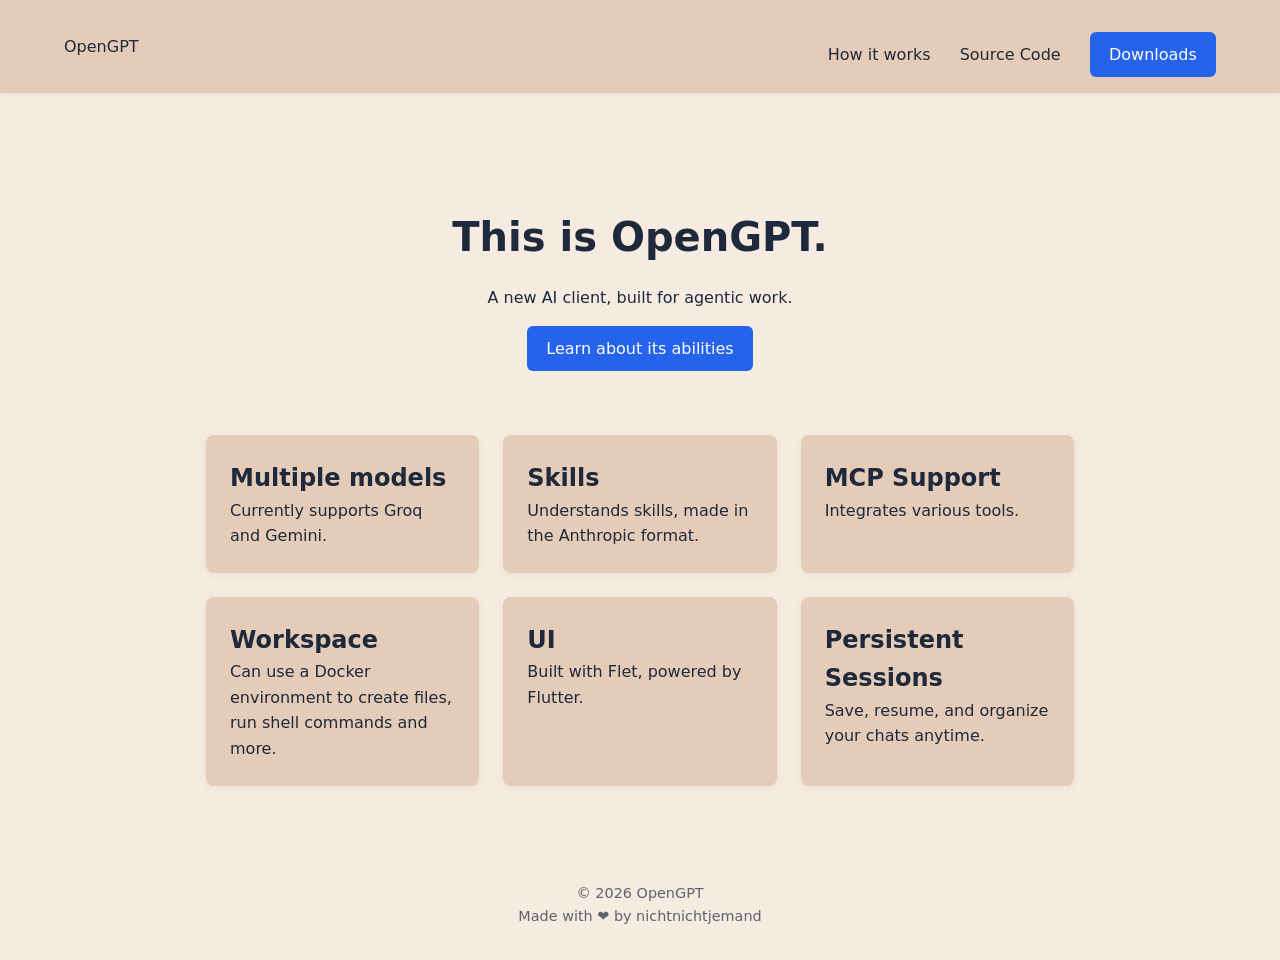
<file: docs/index.html>
<!DOCTYPE html>
<html lang="de">

<head>
    <meta charset="UTF-8">
    <meta name="viewport" content="width=device-width, initial-scale=1.0">
    <meta name="description" content="A custom AI client!">
    <title>OpenGPT - A new AI client</title>
    <link rel="icon" href="icon.png" type="image/x-icon">
    <link rel="stylesheet" href="style.css">
</head>

<body>

    <body>
        <header class="navbar">
            <div class="logo">OpenGPT</div>
            <nav>
                <a href="#features">How it works</a>
                <a href="https://github.com/nichtnichtjemand/opengpt">Source Code</a>

                <a href="releases.html" class="btn">Downloads</a>
            </nav>
        </header>

        <main>
            <section class="hero">
                <h1>This is OpenGPT.</h1>
                <p>A new AI client, built for agentic work.</p>
                <a href="#features" class="btn">Learn about its abilities</a>
            </section>

            <section id="features" class="grid">
                <div class="card">
                    <h2>Multiple models</h2>
                    <p>Currently supports Groq and Gemini.</p>
                </div>
                <div class="card">
                    <h2>Skills</h2>
                    <p>Understands skills, made in the Anthropic format.</p>
                </div>
                <div class="card">
                    <h2>MCP Support</h2>
                    <p>Integrates various tools.</p>
                </div>
                <div class="card">
                    <h2>Workspace</h2>
                    <p>Can use a Docker environment to create files, run shell commands and more.</p>
                </div>
                <div class="card">
                    <h2>UI</h2>
                    <p>Built with Flet, powered by Flutter.</p>
                </div>
                <div class="card">
                    <h2>Persistent Sessions</h2>
                    <p>Save, resume, and organize your chats anytime.</p>
                </div>
            </section>
        </main>

        <footer id="footer">
            <p>&copy; 2026 OpenGPT</p>
            <p>Made with ❤️ by nichtnichtjemand</p>
        </footer>
    </body>

</body>

</html>
</file>
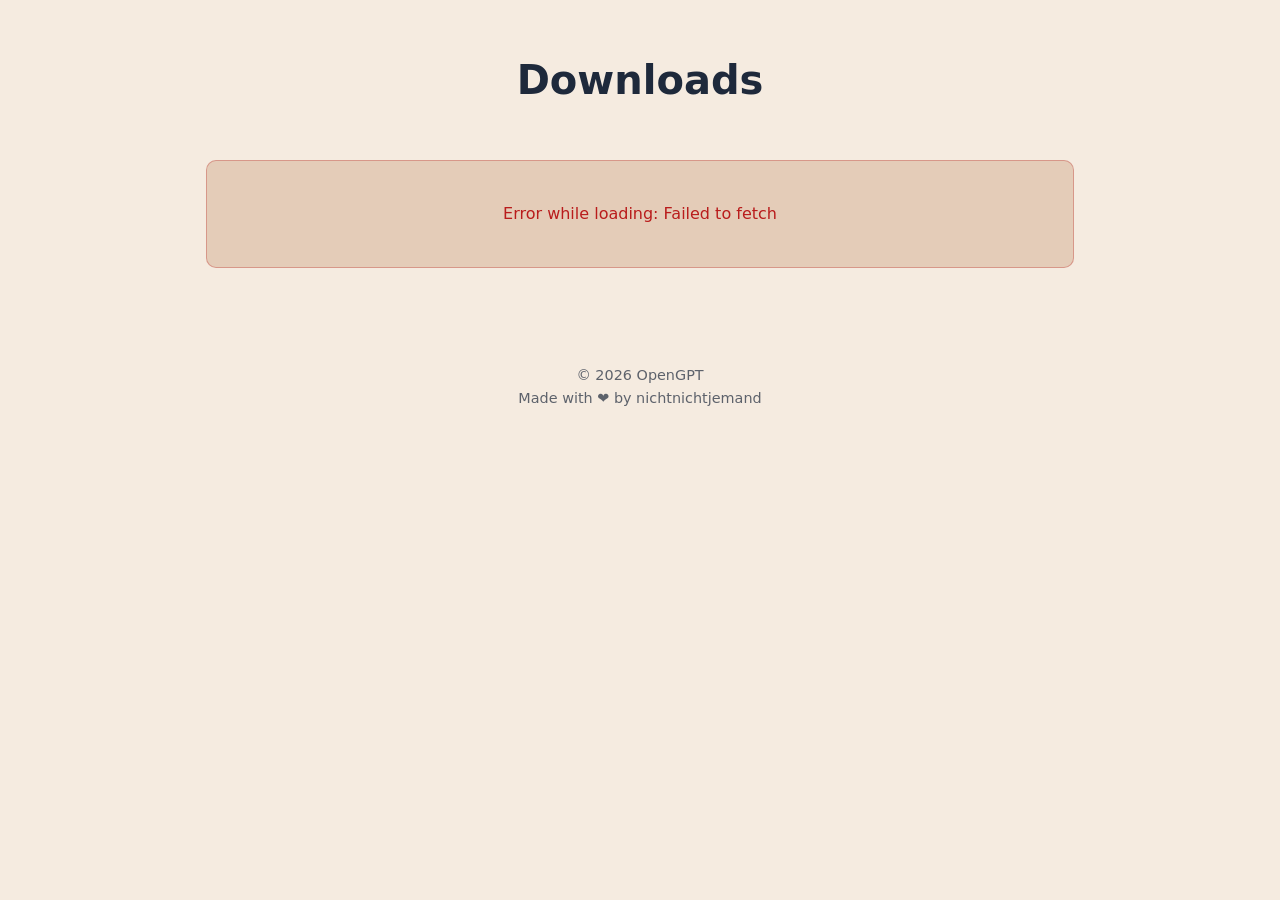
<file: docs/releases.html>
<!DOCTYPE html>
<html lang="de">

<head>
    <meta charset="UTF-8">
    <meta name="viewport" content="width=device-width, initial-scale=1.0">
    <meta name="description" content="A custom AI client!">
    <title>OpenGPT - Releases</title>
    <link rel="icon" href="icon.png" type="image/x-icon">
    <link rel="stylesheet" href="style.css">
</head>

<body>
    <div class="container">
        <header>
            <h1>Downloads</h1>
        </header>

        <div id="releases-container">
            <div class="loading">Loading Releases from GitHub...</div>
        </div>
    </div>

    <footer id="footer">
        <p>&copy; 2026 OpenGPT</p>
        <p>Made with ❤️ by nichtnichtjemand</p>
    </footer>

    <script>
        const container = document.getElementById('releases-container');
        const downloadIcon = `
            <svg xmlns="http://www.w3.org/2000/svg" viewBox="0 0 640 640">
                <!--!Font Awesome Free v7.3.1 by @fontawesome - https://fontawesome.com License - https://fontawesome.com/license/free Copyright 2026 Fonticons, Inc.-->
                <path d="M320 64C178.6 64 64 178.6 64 320C64 461.4 178.6 576 320 576C461.4 576 576 461.4 576 320C576 178.6 461.4 64 320 64zM308.7 451.3L204.7 347.3C200.1 342.7 198.8 335.8 201.2 329.9C203.6 324 209.5 320 216 320L272 320L272 224C272 206.3 286.3 192 304 192L336 192C353.7 192 368 206.3 368 224L368 320L424 320C430.5 320 436.3 323.9 438.8 329.9C441.3 335.9 439.9 342.8 435.3 347.3L331.3 451.3C325.1 457.5 314.9 457.5 308.7 451.3z" />
            </svg>`;

        function formatBytes(bytes) {
            if (bytes === 0) return '0 Bytes';
            const k = 1024;
            const sizes = ['Bytes', 'KB', 'MB', 'GB'];
            const i = Math.floor(Math.log(bytes) / Math.log(k));
            return parseFloat((bytes / Math.pow(k, i)).toFixed(1)) + ' ' + sizes[i];
        }

        async function fetchReleases() {
            try {
                const response = await fetch('https://api.github.com/repos/nichtnichtjemand/opengpt/releases');
                if (!response.ok) throw new Error('An error occurred.');

                const releases = await response.json();
                container.innerHTML = '';

                if (releases.length === 0) {
                    container.innerHTML = '<div class="loading">No releases found!</div>';
                    return;
                }

                releases.forEach((release, index) => {
                    const date = new Date(release.published_at).toLocaleDateString('de-DE', {
                        year: 'numeric', month: 'long', day: 'numeric'
                    });

                    let assetsHTML = '';

                    release.assets.forEach(asset => {
                        assetsHTML += `
                            <a href="${asset.browser_download_url}" class="asset-btn" download>
                                <div class="asset-info">
                                    <span class="asset-name" title="${asset.name}">${asset.name}</span>
                                    <span class="asset-meta">${formatBytes(asset.size)} • ${asset.download_count} Downloads</span>
                                </div>
                                ${downloadIcon}
                            </a>`;
                    });

                    assetsHTML += `
                        <a href="${release.zipball_url}" class="asset-btn">
                            <div class="asset-info">
                                <span class="asset-name">Source Code (ZIP)</span>
                                <span class="asset-meta">Source Code</span>
                            </div>
                            ${downloadIcon}
                        </a>`;

                    const card = document.createElement('div');
                    card.className = 'release-card';
                    card.innerHTML = `
                        <div class="release-header">
                            <div class="release-title">
                                <h2>${release.name || release.tag_name}</h2>
                                <span class="tag">${release.tag_name}</span>
                                ${index === 0 ? '<span class="badge-latest">Latest</span>' : ''}
                            </div>
                            <span class="release-date">Released at ${date}</span>
                        </div>
                        <div class="assets-grid">
                            ${assetsHTML}
                        </div>`;

                    container.appendChild(card);
                });

            } catch (error) {
                container.innerHTML = `<div class="error">Error while loading: ${error.message}</div>`;
            }
        }

        fetchReleases();
    </script>
</body>

</html>
</file>
<file: docs/style.css>
:root {
    --bg-color: #f5ebe0;
    --surface-color: #e4ccb8;
    --text-color: #1e293b;
    --accent-color: #2563eb;
}

* {
    box-sizing: border-box;
    margin: 0;
    padding: 0;
}

body {
    font-family: system-ui, -apple-system, sans-serif;
    background-color: var(--bg-color);
    color: var(--text-color);
    line-height: 1.6;
}

.navbar {
    display: flex;
    justify-content: space-between;
    align-items: center;
    padding: 1rem 5%;
    background-color: var(--surface-color);
    box-shadow: 0 2px 4px rgba(0, 0, 0, 0.05);
}

.navbar a {
    text-decoration: none;
    color: var(--text-color);
    margin-left: 1.5rem;
}

.hero {
    text-align: center;
    padding: 4rem 1rem;
}

.hero h1 {
    font-size: 2.5rem;
    margin-bottom: 1rem;
}

.btn {
    display: inline-block;
    background-color: var(--accent-color);
    color: #ffffff !important;
    padding: 0.6rem 1.2rem;
    border-radius: 6px;
    text-decoration: none;
    margin-top: 1rem;
    transition: background 0.2s;
}


.grid {
    display: grid;
    grid-template-columns: repeat(auto-fit, minmax(250px, 1fr));
    gap: 1.5rem;
    max-width: 900px;
    margin: 0 auto 4rem;
    padding: 0 1rem;
}

.card {
    background-color: var(--surface-color);
    padding: 1.5rem;
    border-radius: 8px;
    box-shadow: 0 2px 8px rgba(0, 0, 0, 0.05);
}

footer {
    text-align: center;
    padding: 2rem;
    font-size: 0.9rem;
    opacity: 0.7;
}

:root {
    --border-color: rgba(30, 41, 59, 0.15);
    --text-muted: rgba(30, 41, 59, 0.7);
    --badge-bg: #15803d;
}

.container {
    max-width: 900px;
    margin: 0 auto;
    padding: 3rem 1rem 4rem;
}

header {
    text-align: center;
    margin-bottom: 3rem;
}

header h1 {
    font-size: 2.5rem;
    margin-bottom: 0.5rem;
    color: var(--text-color);
}

header p {
    color: var(--text-muted);
    font-size: 1.1rem;
}

.release-card {
    background-color: var(--surface-color);
    border: 1px solid var(--border-color);
    border-radius: 10px;
    padding: 1.5rem;
    margin-bottom: 1.5rem;
    box-shadow: 0 2px 8px rgba(0, 0, 0, 0.05);
    transition: transform 0.2s ease, border-color 0.2s ease, box-shadow 0.2s ease;
}


.release-header {
    display: flex;
    justify-content: space-between;
    align-items: center;
    flex-wrap: wrap;
    gap: 0.75rem;
    margin-bottom: 1.25rem;
    padding-bottom: 1rem;
    border-bottom: 1px solid var(--border-color);
}

.release-title {
    display: flex;
    align-items: center;
    gap: 0.75rem;
    flex-wrap: wrap;
}

.release-title h2 {
    font-size: 1.35rem;
    color: var(--text-color);
}

.tag {
    background-color: rgba(37, 99, 235, 0.12);
    color: var(--accent-color);
    padding: 0.2rem 0.65rem;
    border-radius: 6px;
    font-size: 0.85rem;
    font-weight: 600;
}

.badge-latest {
    background-color: rgba(21, 128, 61, 0.15);
    color: var(--badge-bg);
    padding: 0.2rem 0.65rem;
    border-radius: 6px;
    font-size: 0.8rem;
    font-weight: 600;
}

.release-date {
    color: var(--text-muted);
    font-size: 0.9rem;
}

.assets-grid {
    display: grid;
    grid-template-columns: repeat(auto-fill, minmax(250px, 1fr));
    gap: 0.85rem;
}

.asset-btn {
    display: flex;
    justify-content: space-between;
    align-items: center;
    background-color: var(--bg-color);
    border: 1px solid var(--border-color);
    color: var(--text-color);
    text-decoration: none;
    padding: 0.8rem 1rem;
    border-radius: 8px;
    transition: all 0.2s ease;
}


.asset-info {
    display: flex;
    flex-direction: column;
    overflow: hidden;
    padding-right: 0.5rem;
}

.asset-name {
    font-weight: 600;
    font-size: 0.95rem;
    white-space: nowrap;
    overflow: hidden;
    text-overflow: ellipsis;
}

.asset-meta {
    font-size: 0.8rem;
    color: var(--text-muted);
    transition: color 0.2s ease;
}


.loading,
.error {
    text-align: center;
    padding: 2.5rem 1rem;
    background-color: var(--surface-color);
    border-radius: 10px;
    color: var(--text-muted);
}

.error {
    color: #b91c1c;
    border: 1px solid rgba(185, 28, 28, 0.3);
}

.asset-btn .download-icon,
.asset-btn svg {
    width: 28px !important;
    height: 28px !important;
    min-width: 28px;
    max-width: 28px;
    color: var(--accent-color);
    margin-left: 0.75rem;
    flex-shrink: 0;
}
</file>
